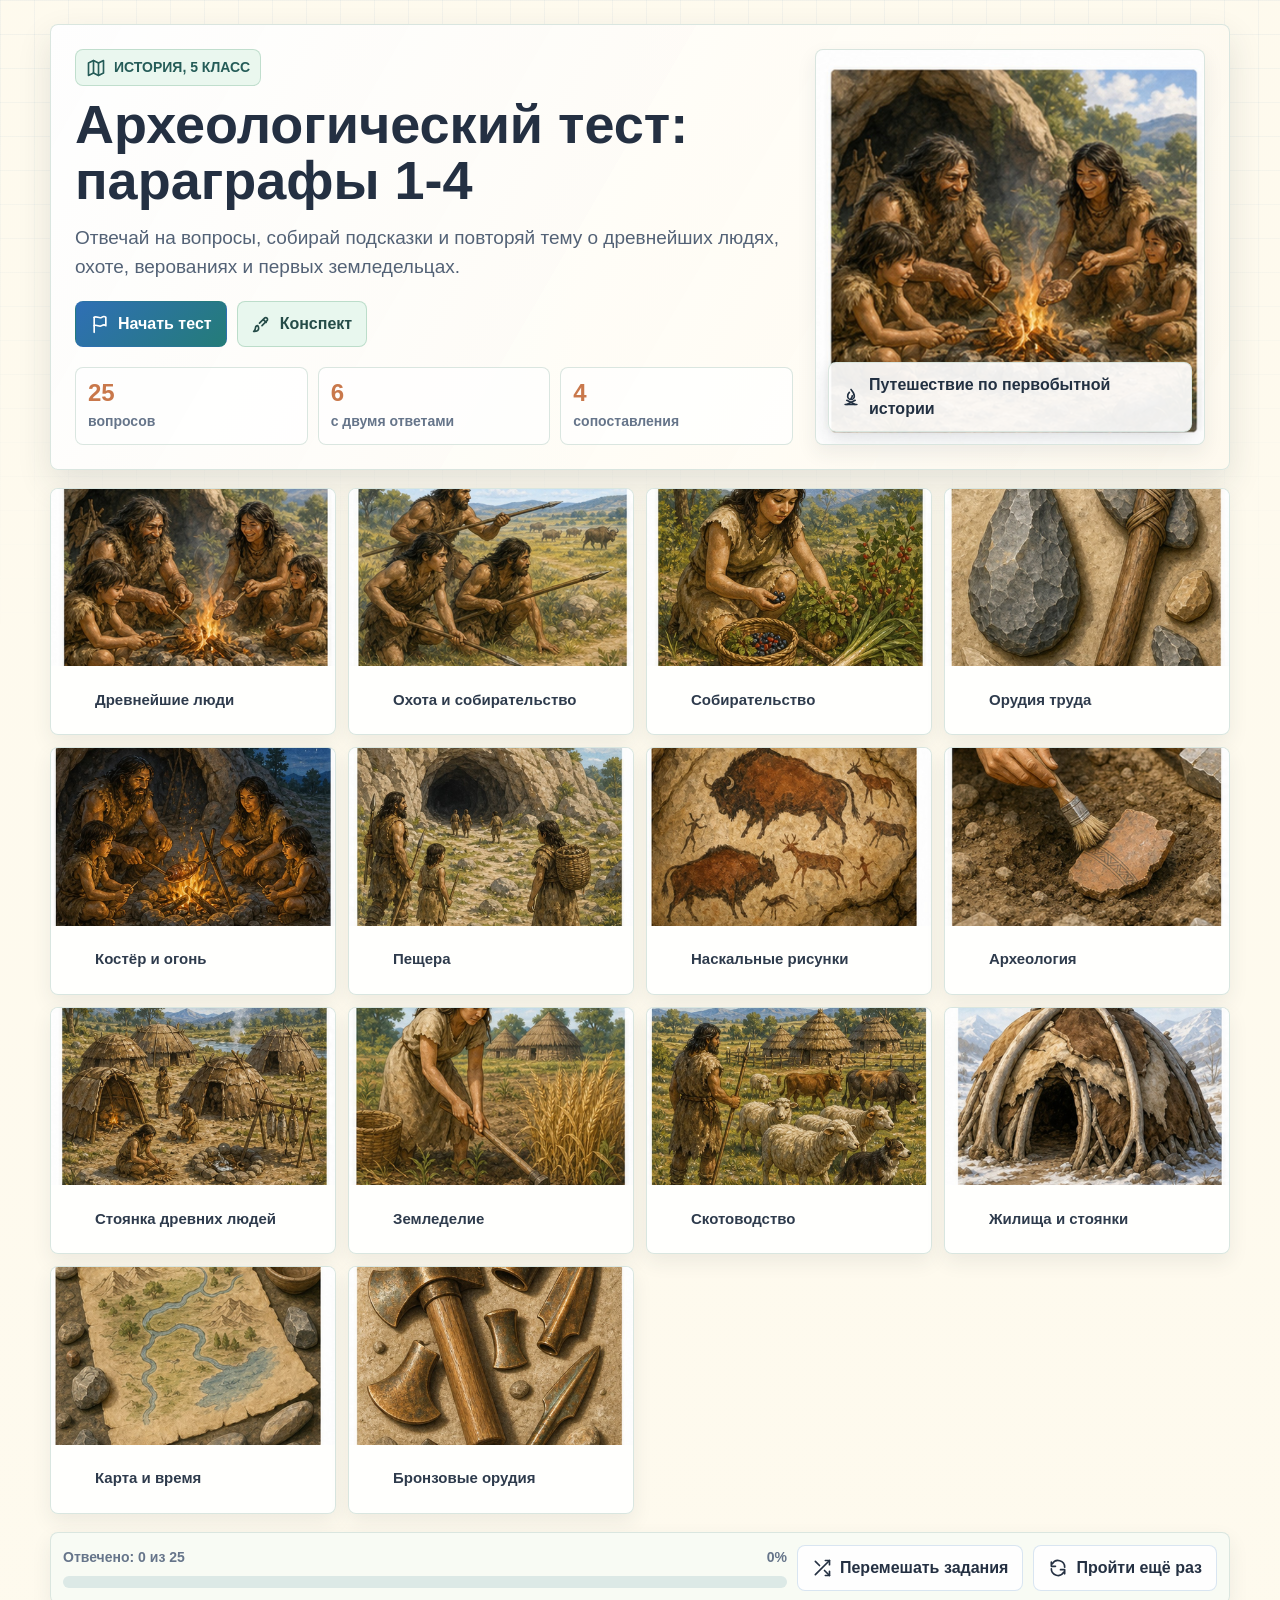
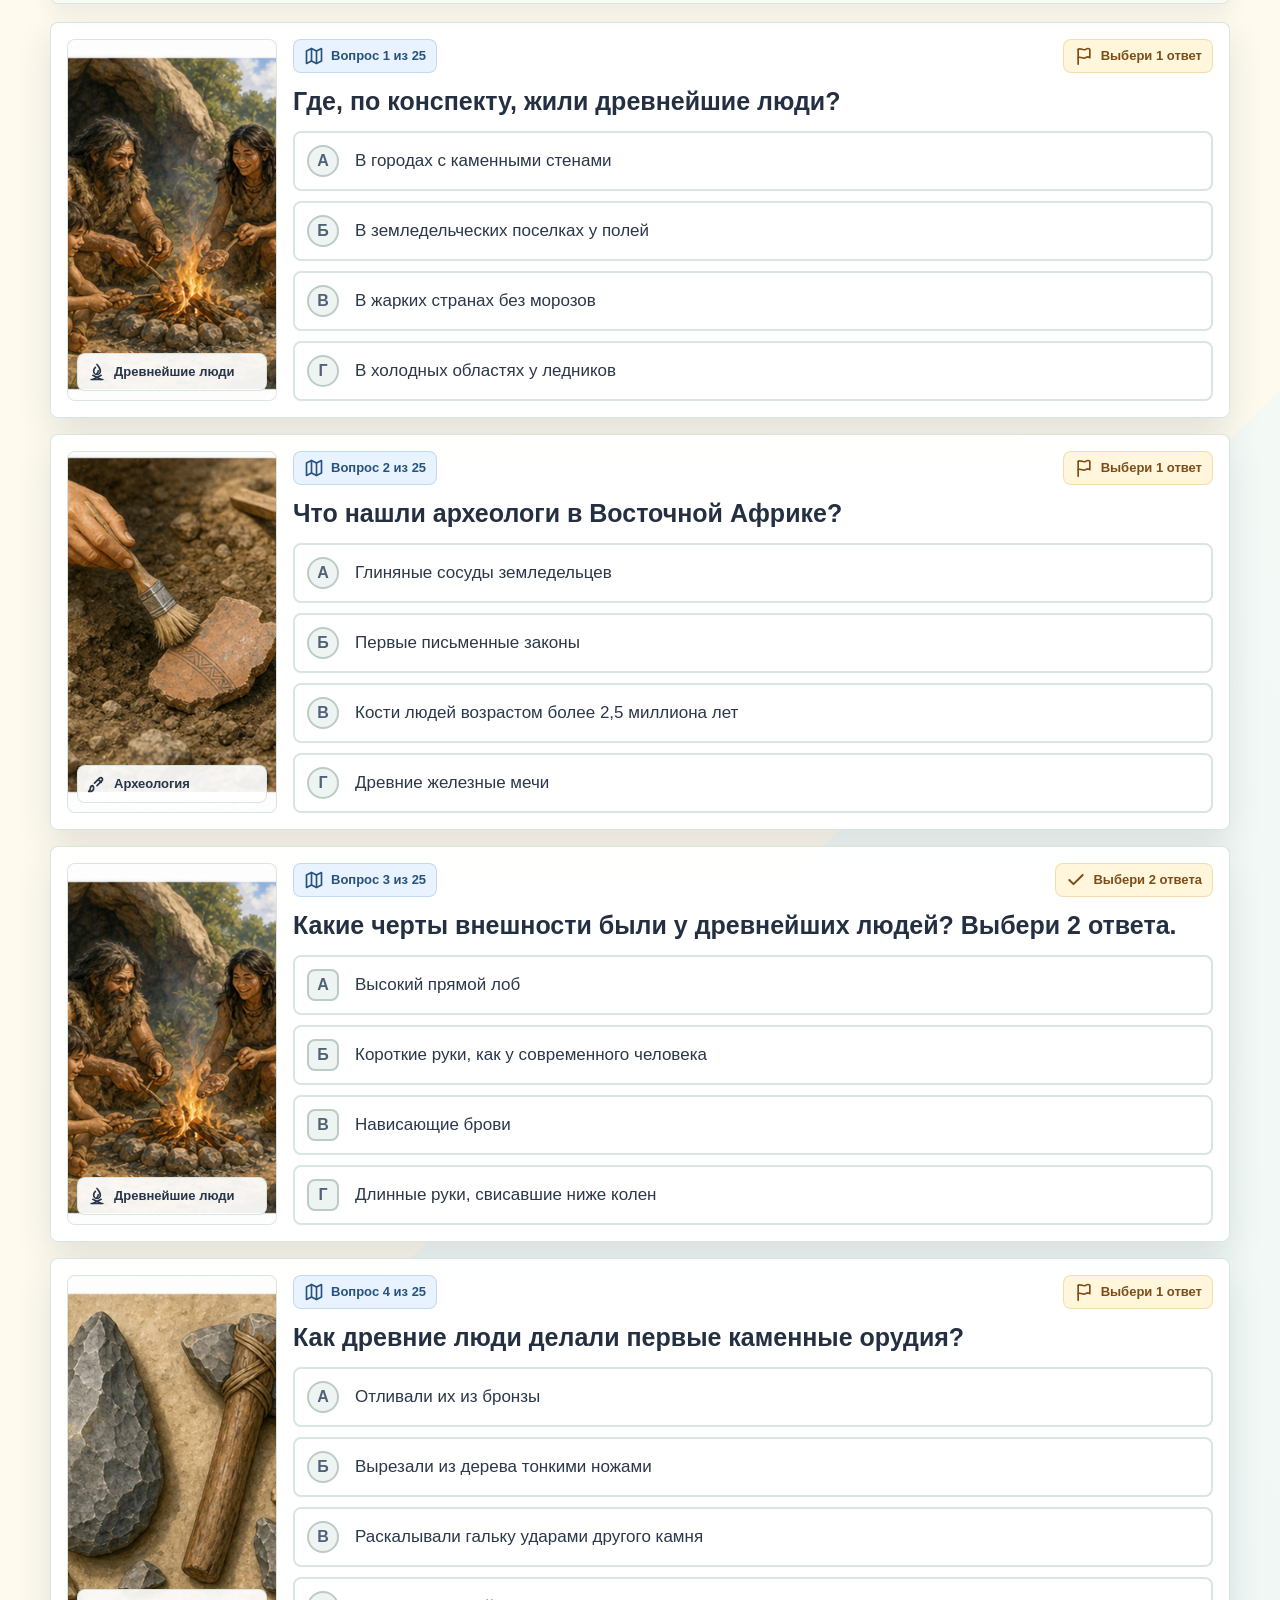
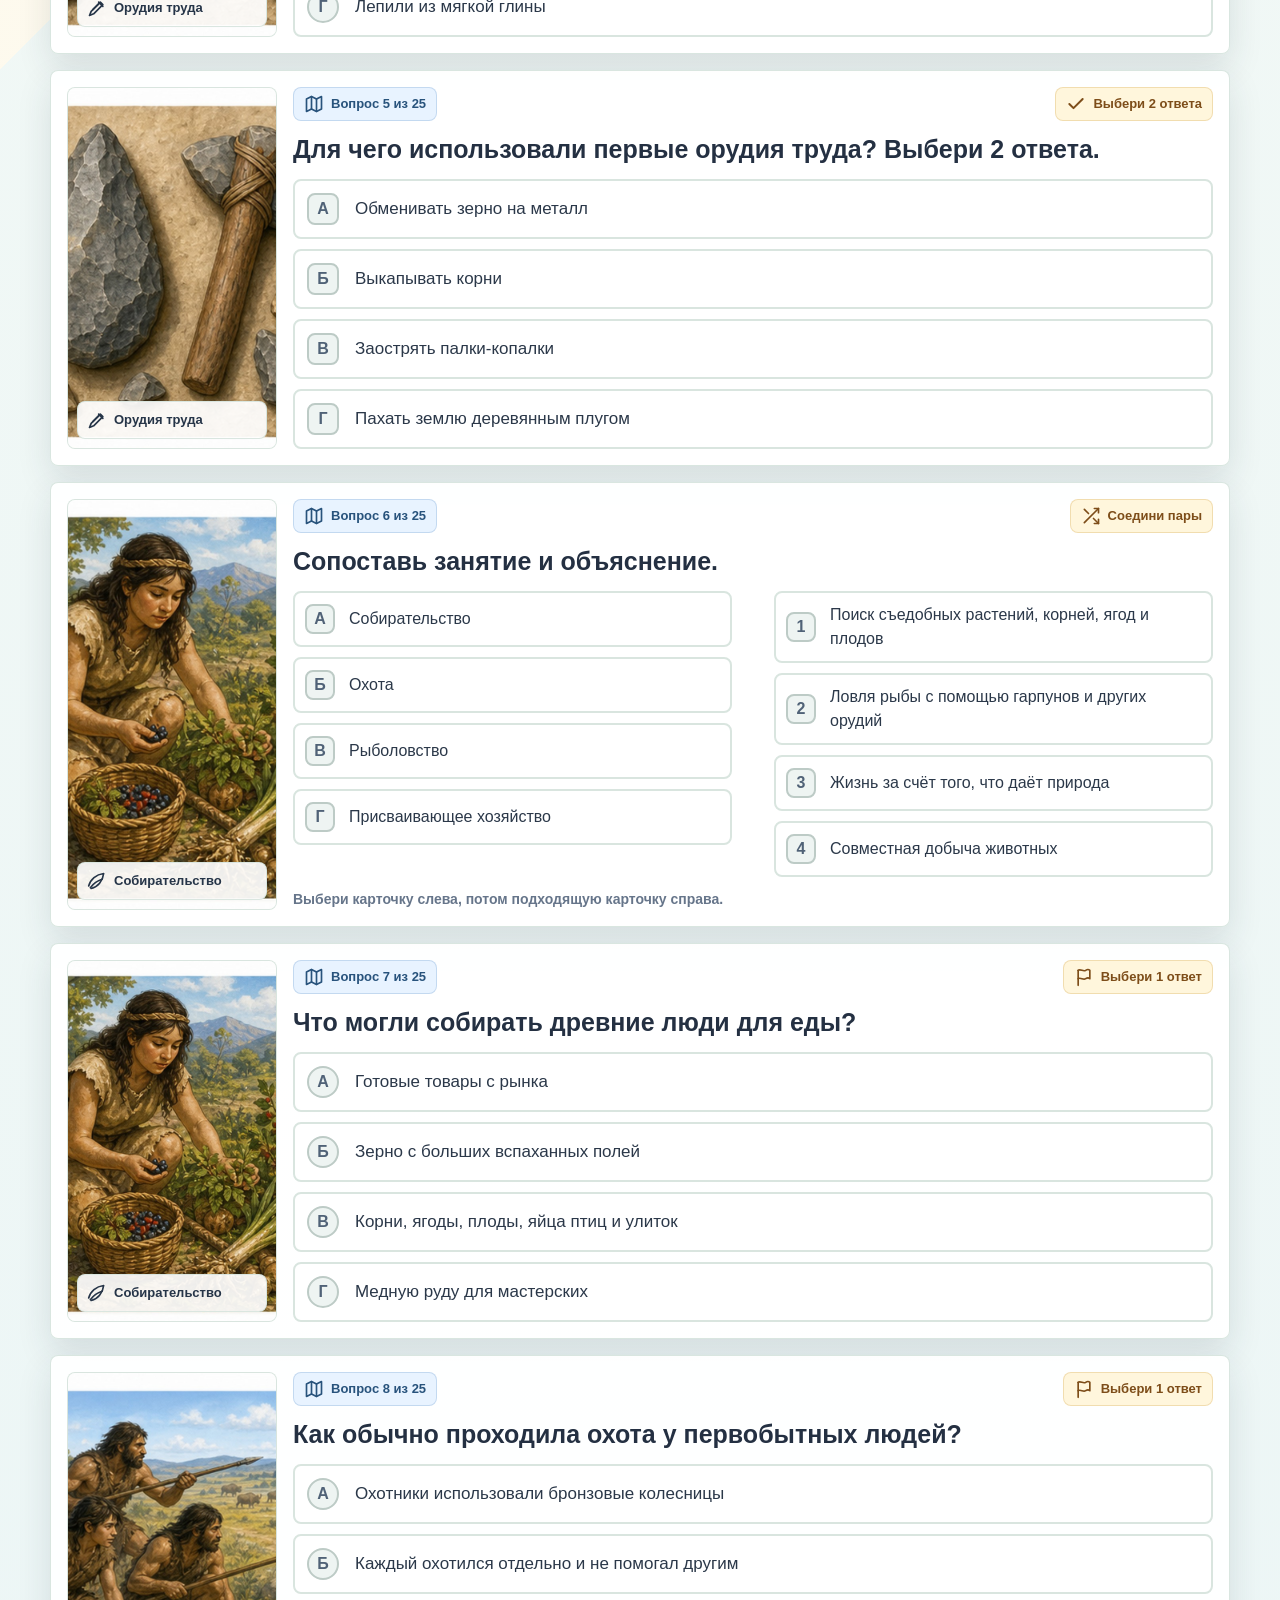
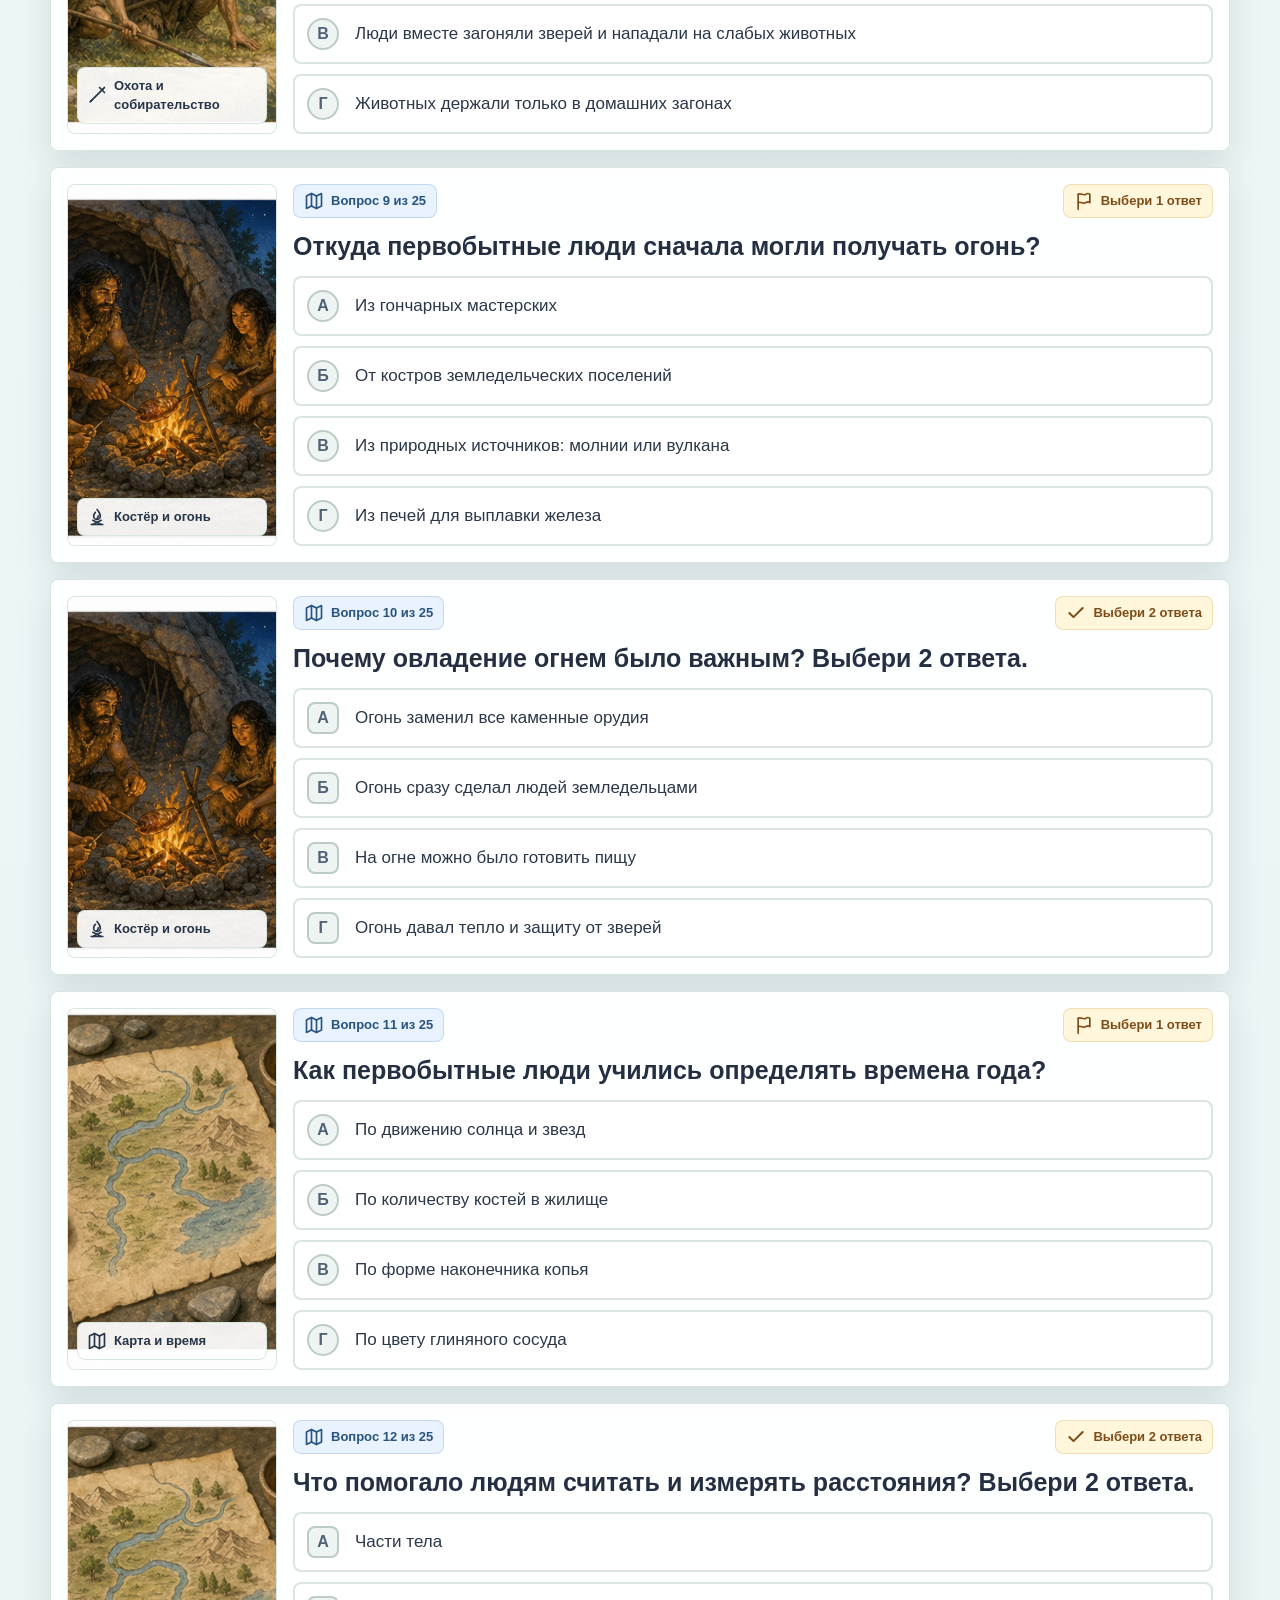
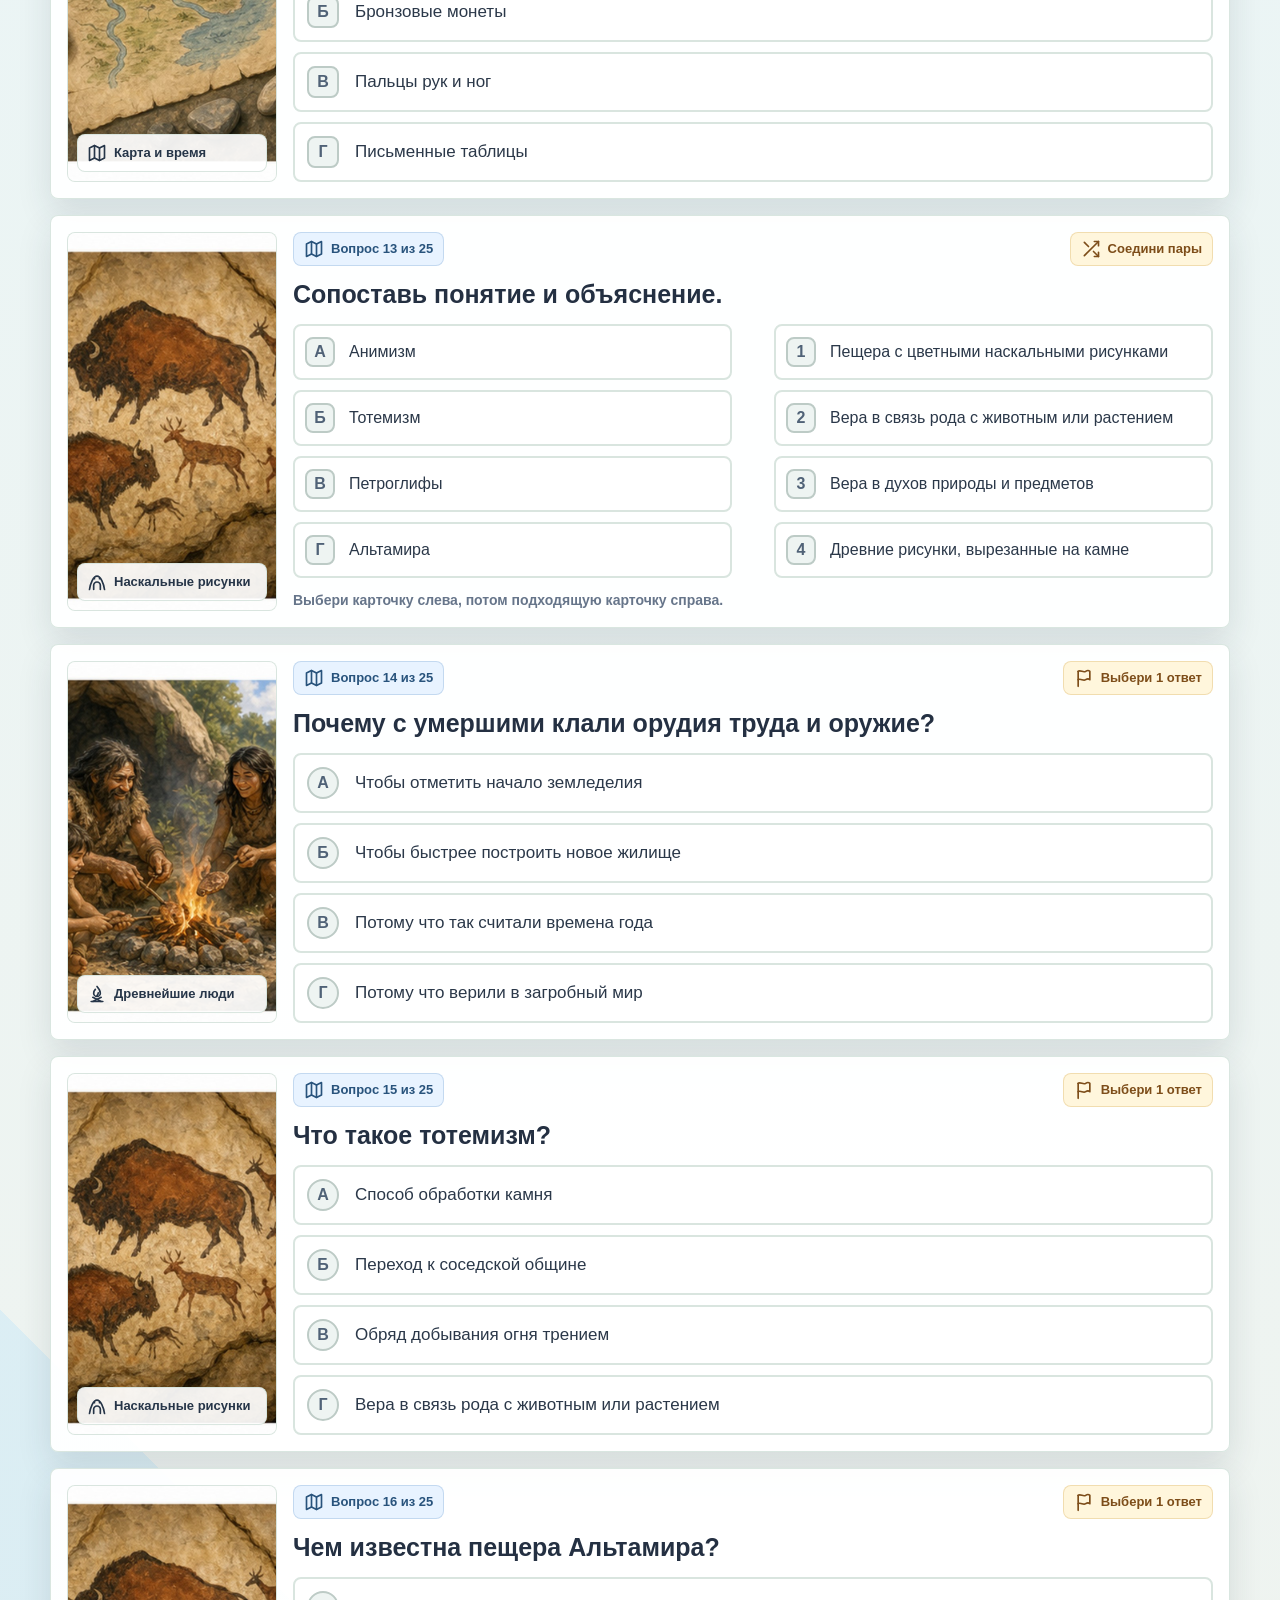
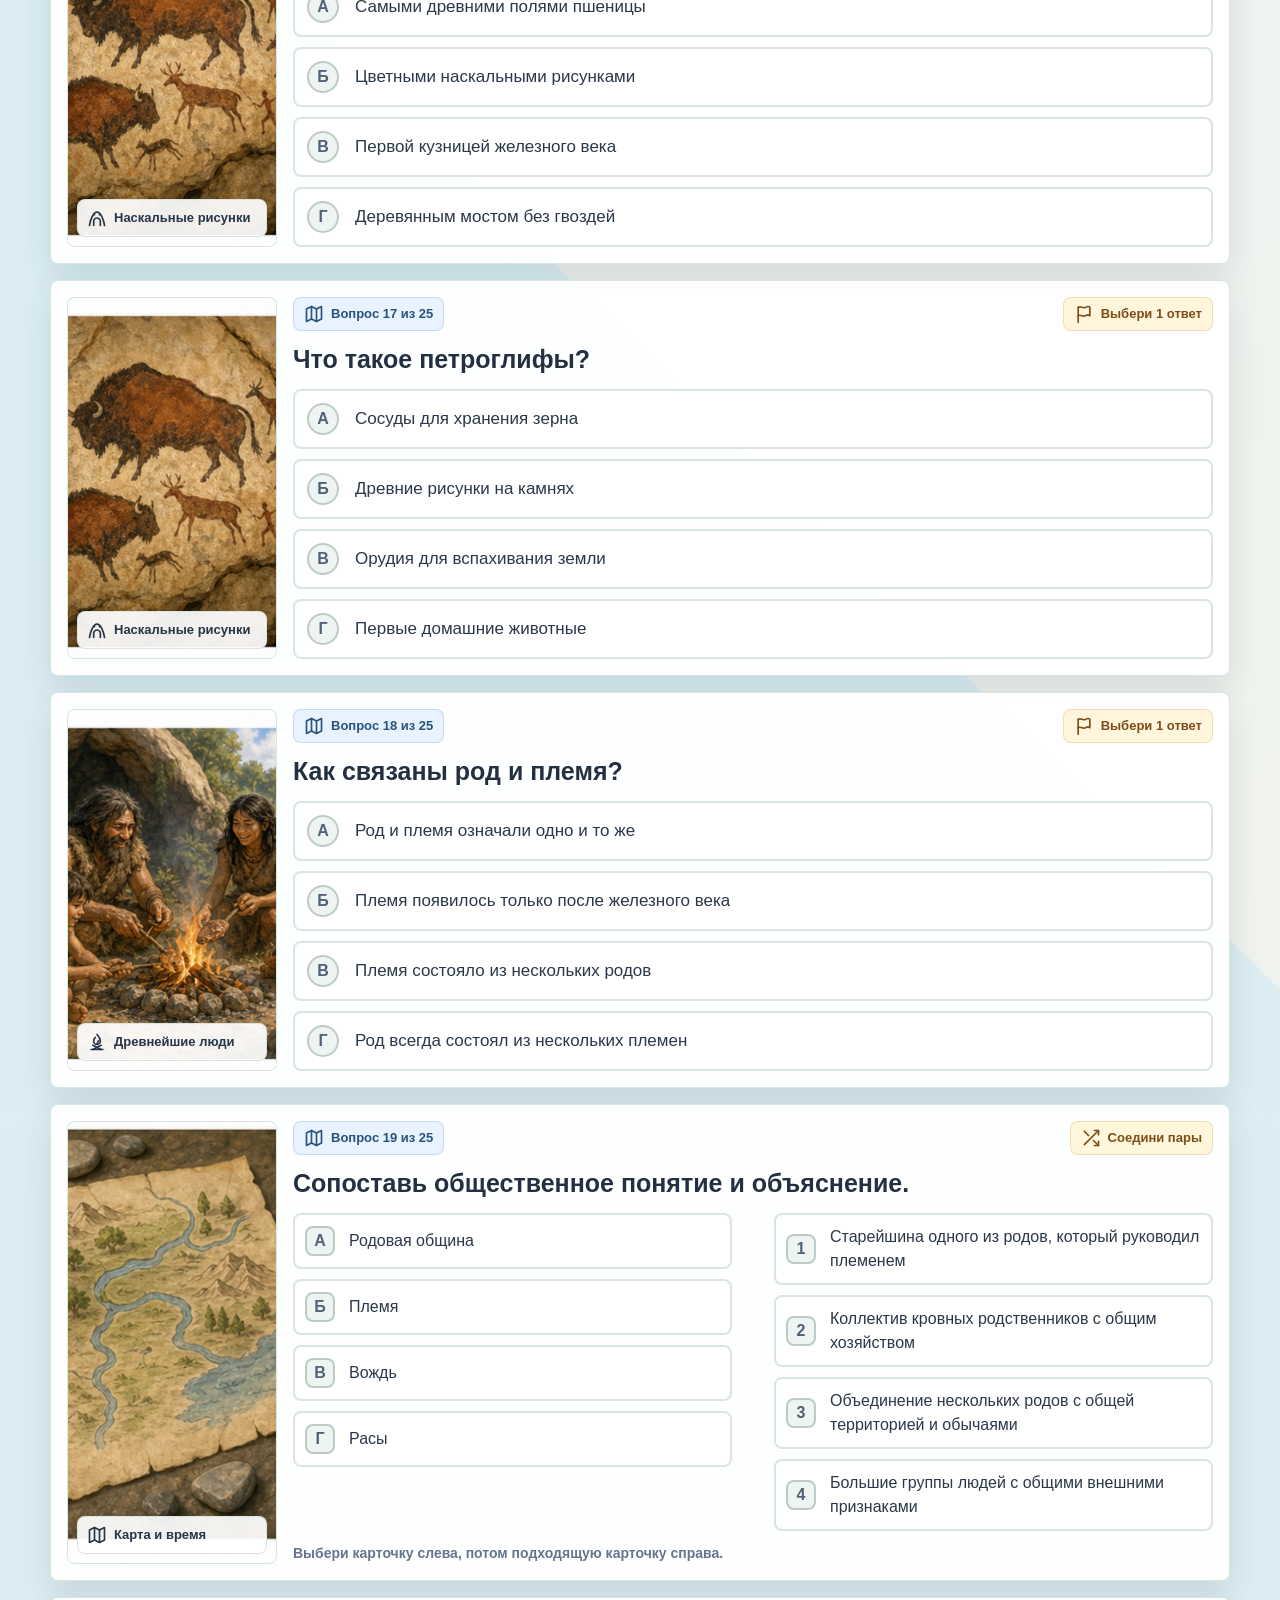
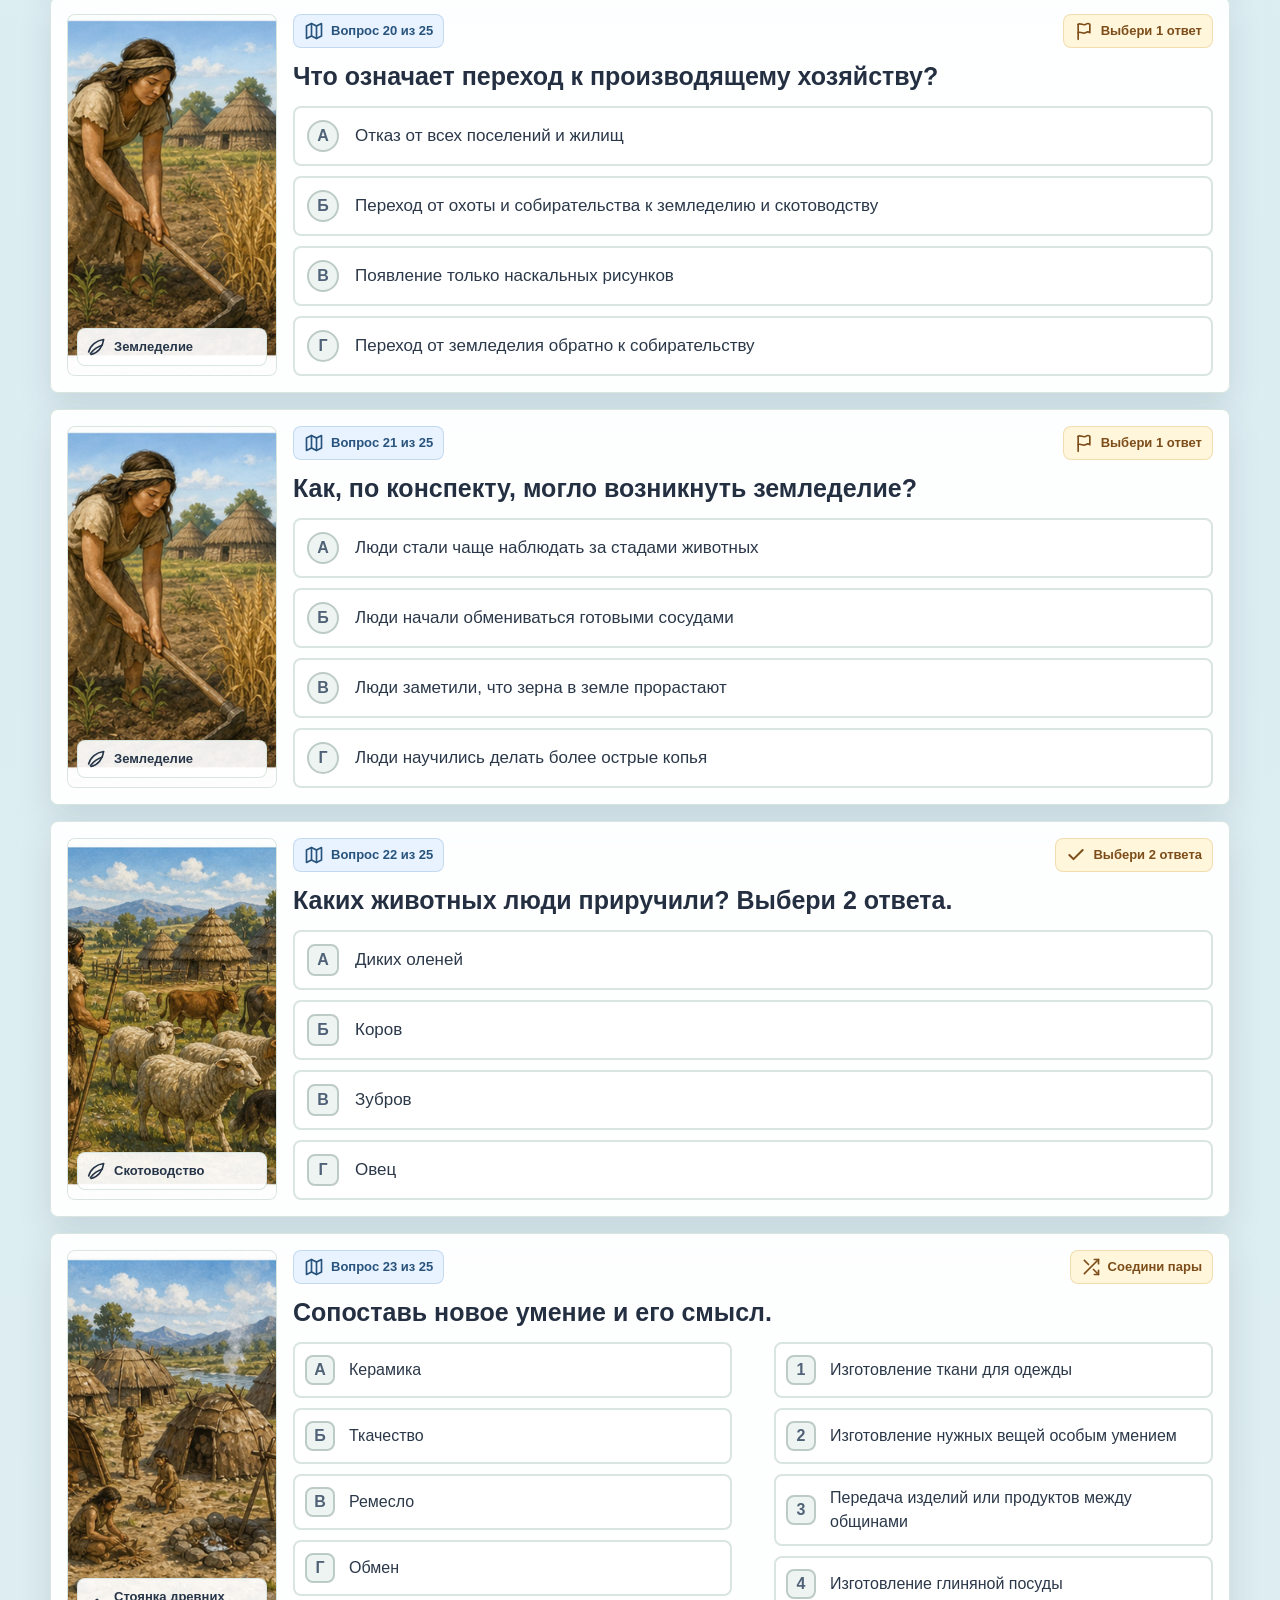
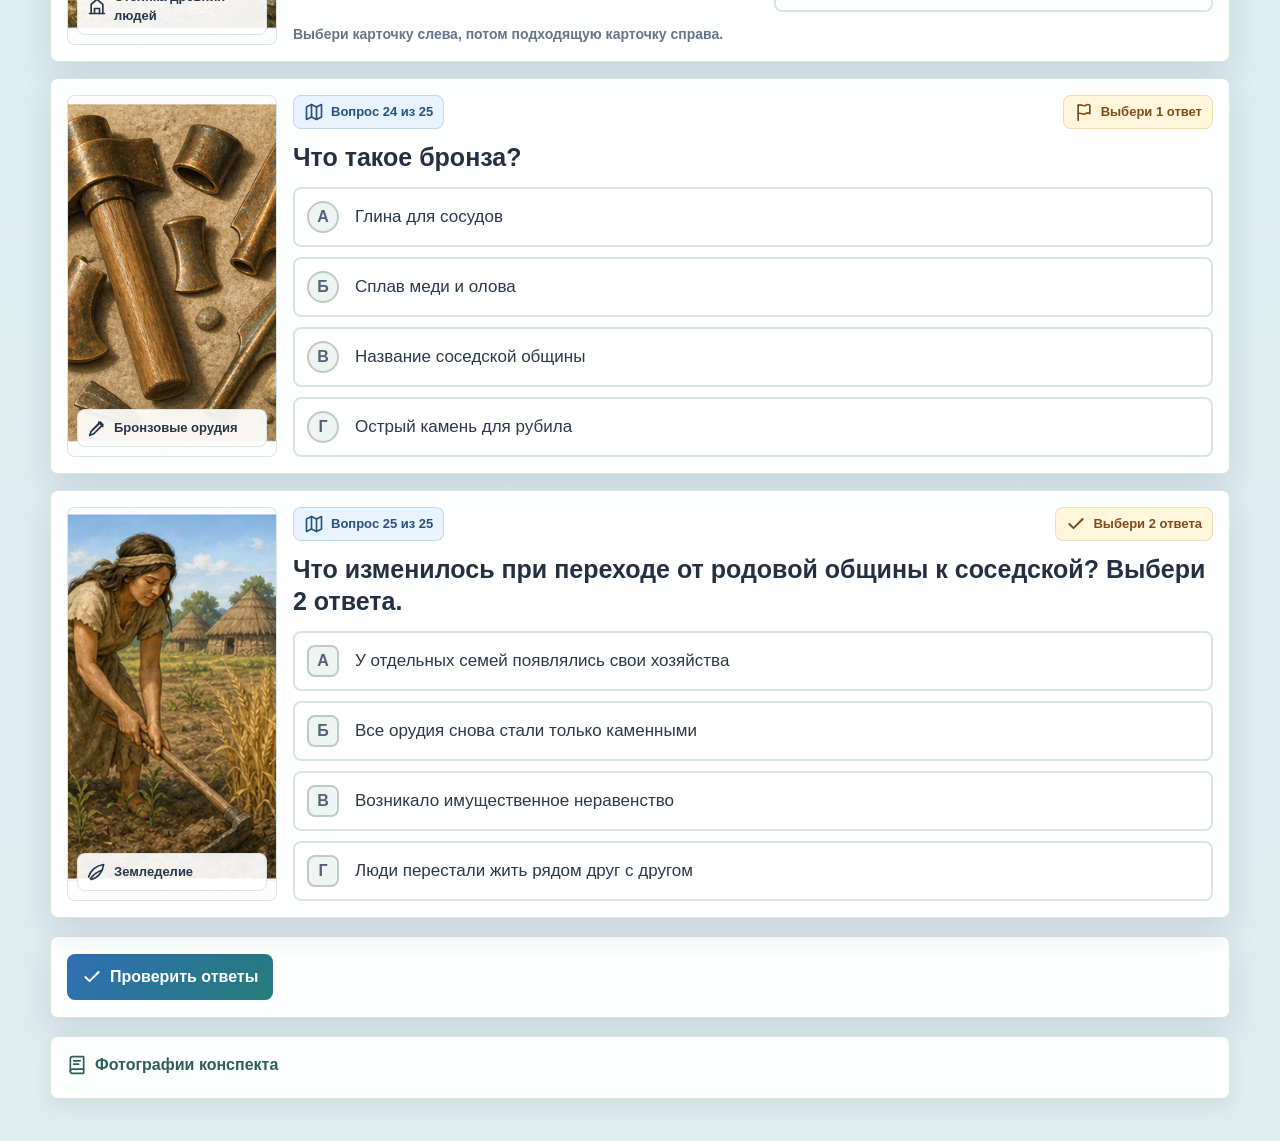
<file: index.html>
<!DOCTYPE html>
<html lang="ru">
<head>
  <meta charset="UTF-8">
  <meta name="viewport" content="width=device-width, initial-scale=1.0">
  <title>Тест: история, параграфы 1-4</title>
  <link rel="preload" href="images/ancient-people.jpg" as="image">
  <link rel="stylesheet" href="styles.css">
</head>
<body>
  <main class="app">
    <header class="intro">
      <div class="intro-text">
        <p class="eyebrow"><span class="mini-icon" data-icon="map" aria-hidden="true"></span>История, 5 класс</p>
        <h1>Археологический тест: параграфы 1-4</h1>
        <p class="lead">Отвечай на вопросы, собирай подсказки и повторяй тему о древнейших людях, охоте, верованиях и первых земледельцах.</p>
        <div class="hero-actions" aria-label="Быстрые действия">
          <a class="button primary" href="#quiz"><span class="button-icon" data-icon="flag" aria-hidden="true"></span>Начать тест</a>
          <button class="button soft" type="button" id="showMaterialsButton"><span class="button-icon" data-icon="brush" aria-hidden="true"></span>Конспект</button>
        </div>
        <dl class="hero-facts" aria-label="Кратко о тесте">
          <div>
            <dt>25</dt>
            <dd>вопросов</dd>
          </div>
          <div>
            <dt>6</dt>
            <dd>с двумя ответами</dd>
          </div>
          <div>
            <dt>4</dt>
            <dd>сопоставления</dd>
          </div>
        </dl>
      </div>
      <figure class="hero-visual">
        <img src="images/ancient-people.jpg" alt="Древние люди у костра рядом с пещерой">
        <figcaption><span class="mini-icon" data-icon="camp" aria-hidden="true"></span>Путешествие по первобытной истории</figcaption>
      </figure>
    </header>

    <section class="theme-board" aria-label="Темы теста" id="themeBoard"></section>

    <section class="toolbar" aria-label="Панель теста">
      <div class="progress-wrap">
        <div class="progress-label">
          <span>Отвечено: <span id="answeredCount">0</span> из <span id="totalCount">0</span></span>
          <span id="progressText">0%</span>
        </div>
        <div class="progress" aria-hidden="true">
          <div class="progress-bar" id="progressBar"></div>
        </div>
      </div>
      <button class="button" type="button" id="shuffleButton"><span class="button-icon" data-icon="shuffle" aria-hidden="true"></span>Перемешать задания</button>
      <button class="button" type="button" id="resetButton"><span class="button-icon" data-icon="refresh" aria-hidden="true"></span>Пройти ещё раз</button>
    </section>

    <form class="quiz" id="quiz"></form>

    <section class="check-panel" aria-label="Проверка результата" id="resultPanel">
      <button class="button primary" type="button" id="checkButton"><span class="button-icon" data-icon="check" aria-hidden="true"></span>Проверить ответы</button>
      <div class="result" id="result" hidden></div>
    </section>

    <details class="materials" id="materials">
      <summary><span class="mini-icon" data-icon="book" aria-hidden="true"></span>Фотографии конспекта</summary>
      <div class="note-grid">
        <a href="assets/paragraph-1-tools-fire.jpg" target="_blank" aria-label="Открыть конспект по параграфу 1">
          <img src="assets/paragraph-1-tools-fire.jpg" alt="Конспект по параграфу 1">
        </a>
        <a href="assets/paragraph-2-hunters.jpg" target="_blank" aria-label="Открыть конспект по охотникам и собирателям">
          <img src="assets/paragraph-2-hunters.jpg" alt="Конспект по охотникам и собирателям">
        </a>
        <a href="assets/paragraph-2-russia.jpg" target="_blank" aria-label="Открыть конспект о первобытности на территории России">
          <img src="assets/paragraph-2-russia.jpg" alt="Конспект о первобытности на территории России">
        </a>
        <a href="assets/paragraph-2-sites.jpg" target="_blank" aria-label="Открыть конспект о древних стоянках">
          <img src="assets/paragraph-2-sites.jpg" alt="Конспект о древних стоянках">
        </a>
        <a href="assets/paragraph-3-beliefs-art.jpg" target="_blank" aria-label="Открыть конспект по верованиям и искусству">
          <img src="assets/paragraph-3-beliefs-art.jpg" alt="Конспект по верованиям и искусству">
        </a>
        <a href="assets/paragraph-3-clan-races.jpg" target="_blank" aria-label="Открыть конспект о роде, племени и расах">
          <img src="assets/paragraph-3-clan-races.jpg" alt="Конспект о роде, племени и расах">
        </a>
        <a href="assets/paragraph-4-farming.jpg" target="_blank" aria-label="Открыть конспект по переходу к производящему хозяйству">
          <img src="assets/paragraph-4-farming.jpg" alt="Конспект по переходу к производящему хозяйству">
        </a>
      </div>
    </details>
  </main>

  <script src="app.js" defer></script>
</body>
</html>
</file>
<file: styles.css>
:root {
  --page: #eef7f2;
  --paper: #ffffff;
  --paper-soft: #fffaf0;
  --ink: #243042;
  --muted: #66758a;
  --line: #d8e5df;
  --blue: #2f6fb5;
  --blue-soft: #e8f3ff;
  --teal: #247c78;
  --green: #2f8b57;
  --green-soft: #e8f7ee;
  --red: #c45858;
  --red-soft: #fff1f1;
  --terracotta: #c9784b;
  --amber: #c7922e;
  --amber-soft: #fff6dc;
  --shadow: 0 14px 34px rgba(35, 48, 66, 0.12);
  --soft-shadow: 0 8px 20px rgba(35, 48, 66, 0.08);
}

* {
  box-sizing: border-box;
}

html {
  scroll-behavior: smooth;
}

body {
  min-height: 100vh;
  margin: 0;
  color: var(--ink);
  background:
    linear-gradient(135deg, rgba(255, 250, 237, 0.9) 0 24%, transparent 24% 100%),
    linear-gradient(45deg, rgba(213, 236, 245, 0.75) 0 34%, transparent 34% 100%),
    linear-gradient(180deg, #f8fbf5 0%, #eaf5f6 48%, #f8f1e4 100%);
  font-family: Arial, "Segoe UI", sans-serif;
  line-height: 1.5;
}

body::before {
  content: "";
  position: fixed;
  inset: 0;
  z-index: -1;
  pointer-events: none;
  background-image:
    linear-gradient(rgba(47, 111, 181, 0.06) 1px, transparent 1px),
    linear-gradient(90deg, rgba(47, 111, 181, 0.06) 1px, transparent 1px);
  background-size: 34px 34px;
  mask-image: linear-gradient(180deg, rgba(0, 0, 0, 0.9), transparent 72%);
}

button,
input {
  font: inherit;
}

a {
  color: inherit;
}

.app {
  width: min(1180px, calc(100% - 30px));
  margin: 0 auto;
  padding: 24px 0 42px;
}

.intro {
  display: grid;
  grid-template-columns: minmax(0, 1fr) minmax(290px, 390px);
  gap: 22px;
  align-items: stretch;
  padding: 24px;
  overflow: hidden;
  background:
    linear-gradient(120deg, rgba(255, 255, 255, 0.98), rgba(255, 250, 239, 0.94)),
    linear-gradient(90deg, rgba(36, 124, 120, 0.1), rgba(201, 120, 75, 0.12));
  border: 1px solid rgba(216, 229, 223, 0.95);
  border-radius: 8px;
  box-shadow: var(--shadow);
}

.intro-text {
  display: flex;
  min-width: 0;
  flex-direction: column;
  justify-content: center;
}

.eyebrow {
  display: inline-flex;
  width: fit-content;
  align-items: center;
  gap: 8px;
  margin: 0 0 10px;
  padding: 7px 10px;
  color: #255c58;
  background: rgba(232, 247, 238, 0.9);
  border: 1px solid rgba(47, 139, 87, 0.22);
  border-radius: 8px;
  font-size: 14px;
  font-weight: 900;
  letter-spacing: 0;
  text-transform: uppercase;
}

h1 {
  max-width: 760px;
  margin: 0;
  font-size: clamp(32px, 5vw, 54px);
  line-height: 1.04;
  letter-spacing: 0;
}

.lead {
  max-width: 760px;
  margin: 16px 0 0;
  color: #536276;
  font-size: 19px;
}

.hero-actions {
  display: flex;
  flex-wrap: wrap;
  gap: 10px;
  margin-top: 20px;
}

.hero-facts {
  display: grid;
  grid-template-columns: repeat(3, minmax(0, 1fr));
  gap: 10px;
  max-width: 760px;
  margin: 20px 0 0;
}

.hero-facts div {
  min-width: 0;
  padding: 12px;
  background: rgba(255, 255, 255, 0.72);
  border: 1px solid rgba(216, 229, 223, 0.94);
  border-radius: 8px;
}

.hero-facts dt {
  color: var(--terracotta);
  font-size: 24px;
  font-weight: 900;
  line-height: 1.1;
}

.hero-facts dd {
  margin: 4px 0 0;
  color: var(--muted);
  font-size: 14px;
  font-weight: 800;
}

.hero-visual {
  position: relative;
  min-height: 330px;
  margin: 0;
  overflow: hidden;
  border: 1px solid rgba(216, 229, 223, 0.95);
  border-radius: 8px;
  background: #e6f0e8;
  box-shadow: var(--soft-shadow);
}

.hero-visual img {
  width: 100%;
  height: 100%;
  min-height: 330px;
  display: block;
  object-fit: cover;
}

.hero-visual figcaption {
  position: absolute;
  left: 12px;
  right: 12px;
  bottom: 12px;
  display: inline-flex;
  align-items: center;
  gap: 8px;
  padding: 10px 12px;
  color: #223041;
  background: rgba(255, 255, 255, 0.92);
  border: 1px solid rgba(216, 229, 223, 0.95);
  border-radius: 8px;
  font-weight: 900;
  box-shadow: 0 6px 18px rgba(35, 48, 66, 0.14);
}

.button {
  min-height: 44px;
  display: inline-flex;
  align-items: center;
  justify-content: center;
  gap: 8px;
  border: 1px solid rgba(47, 111, 181, 0.18);
  border-radius: 8px;
  padding: 10px 14px;
  color: var(--ink);
  background: rgba(255, 255, 255, 0.92);
  font-weight: 900;
  text-decoration: none;
  cursor: pointer;
  transition: transform 0.16s ease, border-color 0.16s ease, background 0.16s ease, box-shadow 0.16s ease;
}

.button:hover {
  border-color: rgba(47, 111, 181, 0.38);
  box-shadow: var(--soft-shadow);
  transform: translateY(-1px);
}

.button:active {
  transform: translateY(0);
}

.button.primary {
  color: #ffffff;
  background: linear-gradient(135deg, var(--blue), var(--teal));
  border-color: transparent;
}

.button.primary:hover {
  background: linear-gradient(135deg, #285f9c, #1f6f6b);
}

.button.soft {
  color: #254c48;
  background: var(--green-soft);
  border-color: rgba(47, 139, 87, 0.24);
}

.button-icon,
.mini-icon,
.theme-icon,
.tag-icon {
  width: 20px;
  height: 20px;
  display: inline-grid;
  place-items: center;
  flex: 0 0 auto;
}

.button-icon svg,
.mini-icon svg,
.theme-icon svg,
.tag-icon svg {
  width: 100%;
  height: 100%;
  display: block;
  stroke: currentColor;
}

.theme-board {
  display: grid;
  grid-template-columns: repeat(4, minmax(0, 1fr));
  gap: 12px;
  margin: 18px 0;
}

.theme-card {
  min-width: 0;
  overflow: hidden;
  background: rgba(255, 255, 255, 0.88);
  border: 1px solid rgba(216, 229, 223, 0.96);
  border-radius: 8px;
  box-shadow: var(--soft-shadow);
  animation: fadeUp 0.55s ease both;
}

.theme-card img {
  width: 100%;
  aspect-ratio: 16 / 10;
  display: block;
  object-fit: cover;
}

.theme-card span {
  display: flex;
  align-items: center;
  gap: 8px;
  min-height: 48px;
  padding: 10px 12px;
  color: #2e3b4c;
  font-size: 15px;
  font-weight: 900;
}

.toolbar {
  position: sticky;
  top: 0;
  z-index: 5;
  display: grid;
  grid-template-columns: 1fr auto auto;
  gap: 10px;
  align-items: center;
  margin: 18px 0;
  padding: 12px;
  background: rgba(248, 251, 245, 0.92);
  border: 1px solid rgba(216, 229, 223, 0.95);
  border-radius: 8px;
  box-shadow: var(--soft-shadow);
  backdrop-filter: blur(14px);
}

.progress-wrap {
  min-width: 0;
}

.progress-label {
  display: flex;
  justify-content: space-between;
  gap: 12px;
  margin-bottom: 8px;
  color: var(--muted);
  font-size: 14px;
  font-weight: 900;
}

.progress {
  height: 12px;
  overflow: hidden;
  background: #dce9e6;
  border-radius: 8px;
}

.progress-bar {
  width: 0%;
  height: 100%;
  background: linear-gradient(90deg, var(--terracotta), var(--amber), var(--green));
  transition: width 0.28s ease;
}

.quiz {
  display: grid;
  gap: 16px;
}

.question {
  display: grid;
  grid-template-columns: 210px minmax(0, 1fr);
  gap: 16px;
  min-width: 0;
  padding: 16px;
  background: rgba(255, 255, 255, 0.95);
  border: 1px solid rgba(216, 229, 223, 0.96);
  border-radius: 8px;
  box-shadow: var(--shadow);
  animation: fadeUp 0.46s ease both;
  transition: border-color 0.2s ease, box-shadow 0.2s ease, transform 0.2s ease;
}

.question:hover {
  transform: translateY(-1px);
}

.question[data-state="correct"] {
  border-color: rgba(47, 139, 87, 0.48);
  box-shadow: 0 14px 34px rgba(47, 139, 87, 0.14);
}

.question[data-state="wrong"] {
  border-color: rgba(196, 88, 88, 0.45);
  box-shadow: 0 14px 34px rgba(196, 88, 88, 0.12);
}

.question-media {
  position: relative;
  min-height: 190px;
  overflow: hidden;
  border: 1px solid rgba(216, 229, 223, 0.95);
  border-radius: 8px;
  background: #eef5f0;
}

.question-media img {
  width: 100%;
  height: 100%;
  min-height: 190px;
  display: block;
  object-fit: cover;
}

.question-theme {
  position: absolute;
  left: 9px;
  right: 9px;
  bottom: 9px;
  display: inline-flex;
  align-items: center;
  gap: 7px;
  padding: 8px 9px;
  color: #263548;
  background: rgba(255, 255, 255, 0.92);
  border: 1px solid rgba(216, 229, 223, 0.95);
  border-radius: 8px;
  font-size: 13px;
  font-weight: 900;
}

.question-body {
  min-width: 0;
}

.question-top {
  display: flex;
  flex-wrap: wrap;
  justify-content: space-between;
  gap: 8px;
  margin-bottom: 12px;
}

.tag {
  display: inline-flex;
  align-items: center;
  gap: 7px;
  min-height: 32px;
  padding: 6px 10px;
  border: 1px solid rgba(47, 111, 181, 0.2);
  border-radius: 8px;
  color: #28537c;
  background: var(--blue-soft);
  font-size: 13px;
  font-weight: 900;
  white-space: nowrap;
}

.tag.choice-mode {
  color: #7d4d19;
  background: var(--amber-soft);
  border-color: rgba(199, 146, 46, 0.26);
}

.question h2 {
  margin: 0 0 14px;
  font-size: clamp(20px, 2.2vw, 25px);
  line-height: 1.28;
  letter-spacing: 0;
}

.answers {
  display: grid;
  gap: 10px;
}

.task-area {
  min-width: 0;
}

.choice {
  position: relative;
}

.choice input {
  position: absolute;
  width: 1px;
  height: 1px;
  opacity: 0;
  pointer-events: none;
}

.choice label {
  display: grid;
  grid-template-columns: 36px minmax(0, 1fr);
  gap: 12px;
  align-items: center;
  min-height: 58px;
  padding: 12px;
  background: #ffffff;
  border: 2px solid #d9e5df;
  border-radius: 8px;
  cursor: pointer;
  transition: border-color 0.16s ease, background 0.16s ease, transform 0.16s ease, box-shadow 0.16s ease;
}

.choice label:hover {
  border-color: rgba(47, 111, 181, 0.44);
  background: #fbfdff;
  box-shadow: 0 6px 14px rgba(35, 48, 66, 0.07);
}

.question.locked .choice label {
  cursor: default;
}

.question.locked .choice label:hover {
  box-shadow: none;
  transform: none;
}

.question.locked .choice input:not(:checked) + label {
  opacity: 0.82;
}

.choice input:focus-visible + label {
  outline: 3px solid rgba(47, 111, 181, 0.25);
  outline-offset: 2px;
}

.choice input:checked + label {
  border-color: var(--blue);
  background: var(--blue-soft);
  transform: translateX(2px);
}

.choice.just-picked label {
  animation: pickPulse 0.24s ease;
}

.mark {
  width: 32px;
  height: 32px;
  display: grid;
  place-items: center;
  color: #506277;
  background: #eef4f2;
  border: 2px solid #bdcbc6;
  border-radius: 50%;
  font-weight: 900;
  line-height: 1;
}

.choice.checkbox .mark {
  border-radius: 8px;
}

.choice input:checked + label .mark {
  color: #ffffff;
  background: var(--blue);
  border-color: var(--blue);
}

.choice-text {
  min-width: 0;
  color: #2b3849;
  font-size: 17px;
  overflow-wrap: anywhere;
}

.question.checked .choice.correct label {
  border-color: rgba(47, 139, 87, 0.78);
  background: var(--green-soft);
}

.question.checked .choice.correct .mark {
  color: #ffffff;
  background: var(--green);
  border-color: var(--green);
}

.question.checked .choice.wrong-selected label {
  border-color: rgba(196, 88, 88, 0.76);
  background: var(--red-soft);
}

.question.checked .choice.wrong-selected .mark {
  color: #ffffff;
  background: var(--red);
  border-color: var(--red);
}

.feedback {
  display: none;
  margin: 14px 0 0;
  padding: 13px 14px;
  border-radius: 8px;
  font-weight: 800;
  animation: fadeIn 0.28s ease both;
}

.question.checked .feedback {
  display: block;
}

.feedback.good {
  color: #195c38;
  background: var(--green-soft);
  border: 1px solid rgba(47, 139, 87, 0.26);
}

.feedback.try {
  color: #843b3b;
  background: var(--red-soft);
  border: 1px solid rgba(196, 88, 88, 0.24);
}

.matching {
  position: relative;
  display: grid;
  grid-template-columns: minmax(0, 1fr) minmax(0, 1fr);
  gap: 12px 42px;
  min-width: 0;
}

.match-lines {
  position: absolute;
  inset: 0;
  z-index: 0;
  width: 100%;
  height: 100%;
  pointer-events: none;
  overflow: visible;
}

.match-line {
  fill: none;
  stroke: rgba(47, 111, 181, 0.54);
  stroke-width: 4;
  stroke-linecap: round;
  stroke-dasharray: 8 8;
  animation: fadeIn 0.2s ease both;
}

.match-line.correct {
  stroke: rgba(47, 139, 87, 0.72);
  stroke-dasharray: none;
}

.match-line.wrong {
  stroke: rgba(196, 88, 88, 0.68);
  stroke-dasharray: none;
}

.match-column {
  position: relative;
  z-index: 1;
  display: grid;
  align-content: start;
  gap: 10px;
  min-width: 0;
}

.match-item {
  min-height: 56px;
  display: grid;
  grid-template-columns: 34px minmax(0, 1fr);
  gap: 10px;
  align-items: center;
  width: 100%;
  padding: 10px;
  color: #2b3849;
  background: rgba(255, 255, 255, 0.96);
  border: 2px solid #d9e5df;
  border-radius: 8px;
  text-align: left;
  cursor: pointer;
  transition: background 0.16s ease, border-color 0.16s ease, transform 0.16s ease, box-shadow 0.16s ease;
}

.match-item:hover,
.match-item.active {
  border-color: rgba(47, 111, 181, 0.5);
  background: var(--blue-soft);
  box-shadow: 0 6px 14px rgba(35, 48, 66, 0.07);
}

.match-item.paired {
  border-color: rgba(47, 111, 181, 0.42);
}

.match-item.correct {
  border-color: rgba(47, 139, 87, 0.78);
  background: var(--green-soft);
}

.match-item.wrong {
  border-color: rgba(196, 88, 88, 0.76);
  background: var(--red-soft);
}

.match-item:disabled {
  cursor: default;
}

.match-mark {
  width: 30px;
  height: 30px;
  display: grid;
  place-items: center;
  color: #506277;
  background: #eef4f2;
  border: 2px solid #bdcbc6;
  border-radius: 8px;
  font-weight: 900;
}

.match-pairs {
  position: relative;
  z-index: 1;
  grid-column: 1 / -1;
  display: grid;
  gap: 8px;
}

.match-empty {
  margin: 0;
  color: var(--muted);
  font-size: 14px;
  font-weight: 800;
}

.match-pair-card {
  display: grid;
  grid-template-columns: minmax(0, 1fr) auto minmax(0, 1fr);
  gap: 9px;
  align-items: center;
  padding: 9px 10px;
  background: #f9fcfb;
  border: 1px solid #d9e5df;
  border-radius: 8px;
  color: #334155;
  font-size: 14px;
  font-weight: 800;
}

.match-pair-card.correct {
  color: #195c38;
  background: var(--green-soft);
  border-color: rgba(47, 139, 87, 0.34);
}

.match-pair-card.wrong {
  color: #843b3b;
  background: var(--red-soft);
  border-color: rgba(196, 88, 88, 0.3);
}

.match-arrow {
  color: var(--blue);
  font-weight: 900;
}

.check-panel {
  display: grid;
  grid-template-columns: auto minmax(0, 1fr);
  gap: 14px;
  align-items: center;
  margin-top: 18px;
  padding: 16px;
  background: rgba(255, 255, 255, 0.96);
  border: 1px solid rgba(216, 229, 223, 0.96);
  border-radius: 8px;
  box-shadow: var(--shadow);
  transition: transform 0.2s ease, box-shadow 0.2s ease;
}

.check-panel.is-revealed {
  animation: resultPop 0.5s ease both;
}

.result {
  min-height: 48px;
  display: flex;
  align-items: center;
  color: var(--muted);
  font-weight: 900;
}

.result strong {
  color: var(--ink);
}

.result-grid {
  display: grid;
  grid-template-columns: repeat(2, minmax(0, 1fr));
  gap: 7px 16px;
  width: 100%;
}

.materials {
  margin-top: 18px;
  padding: 16px;
  background: rgba(255, 255, 255, 0.9);
  border: 1px solid rgba(216, 229, 223, 0.96);
  border-radius: 8px;
  box-shadow: var(--soft-shadow);
}

.materials summary {
  display: inline-flex;
  align-items: center;
  gap: 8px;
  color: #2e5d58;
  font-weight: 900;
  cursor: pointer;
}

.note-grid {
  display: grid;
  grid-template-columns: repeat(auto-fit, minmax(150px, 1fr));
  gap: 10px;
  margin-top: 13px;
}

.note-grid a {
  display: block;
  overflow: hidden;
  border: 1px solid var(--line);
  border-radius: 8px;
  background: #eef3f8;
  transition: transform 0.16s ease, box-shadow 0.16s ease;
}

.note-grid a:hover {
  transform: translateY(-2px);
  box-shadow: var(--soft-shadow);
}

.note-grid img {
  width: 100%;
  height: 180px;
  display: block;
  object-fit: cover;
}

@keyframes fadeUp {
  from {
    opacity: 0;
    transform: translateY(14px);
  }
  to {
    opacity: 1;
    transform: translateY(0);
  }
}

@keyframes fadeIn {
  from {
    opacity: 0;
  }
  to {
    opacity: 1;
  }
}

@keyframes pickPulse {
  0% {
    transform: scale(1);
  }
  55% {
    transform: scale(1.018);
  }
  100% {
    transform: scale(1);
  }
}

@keyframes resultPop {
  0% {
    transform: translateY(8px) scale(0.99);
  }
  100% {
    transform: translateY(0) scale(1);
  }
}

@media (max-width: 980px) {
  .intro,
  .question {
    grid-template-columns: 1fr;
  }

  .hero-visual,
  .hero-visual img,
  .question-media,
  .question-media img {
    min-height: 250px;
  }

  .theme-board {
    grid-template-columns: repeat(2, minmax(0, 1fr));
  }

  .toolbar {
    grid-template-columns: 1fr 1fr;
  }

  .progress-wrap {
    grid-column: 1 / -1;
  }
}

@media (max-width: 640px) {
  .app {
    width: min(100% - 18px, 1180px);
    padding-top: 10px;
  }

  .intro,
  .question,
  .check-panel,
  .materials {
    padding: 13px;
  }

  .intro {
    gap: 14px;
  }

  .lead {
    font-size: 16px;
  }

  .hero-actions,
  .toolbar,
  .check-panel {
    grid-template-columns: 1fr;
  }

  .button {
    width: 100%;
    padding: 10px;
  }

  .hero-facts,
  .theme-board {
    grid-template-columns: 1fr;
  }

  .question-top {
    align-items: stretch;
    flex-direction: column;
  }

  .matching {
    grid-template-columns: 1fr;
    gap: 10px;
  }

  .match-lines {
    display: none;
  }

  .match-pair-card,
  .result-grid {
    grid-template-columns: 1fr;
  }

  .match-arrow {
    display: none;
  }

  .tag {
    width: fit-content;
    white-space: normal;
  }

  .choice label {
    grid-template-columns: 32px minmax(0, 1fr);
    padding: 10px;
  }

  .mark {
    width: 30px;
    height: 30px;
  }

  .choice-text {
    font-size: 16px;
  }
}

@media (prefers-reduced-motion: reduce) {
  *,
  *::before,
  *::after {
    scroll-behavior: auto !important;
    animation-duration: 0.01ms !important;
    animation-iteration-count: 1 !important;
    transition-duration: 0.01ms !important;
  }
}
</file>
